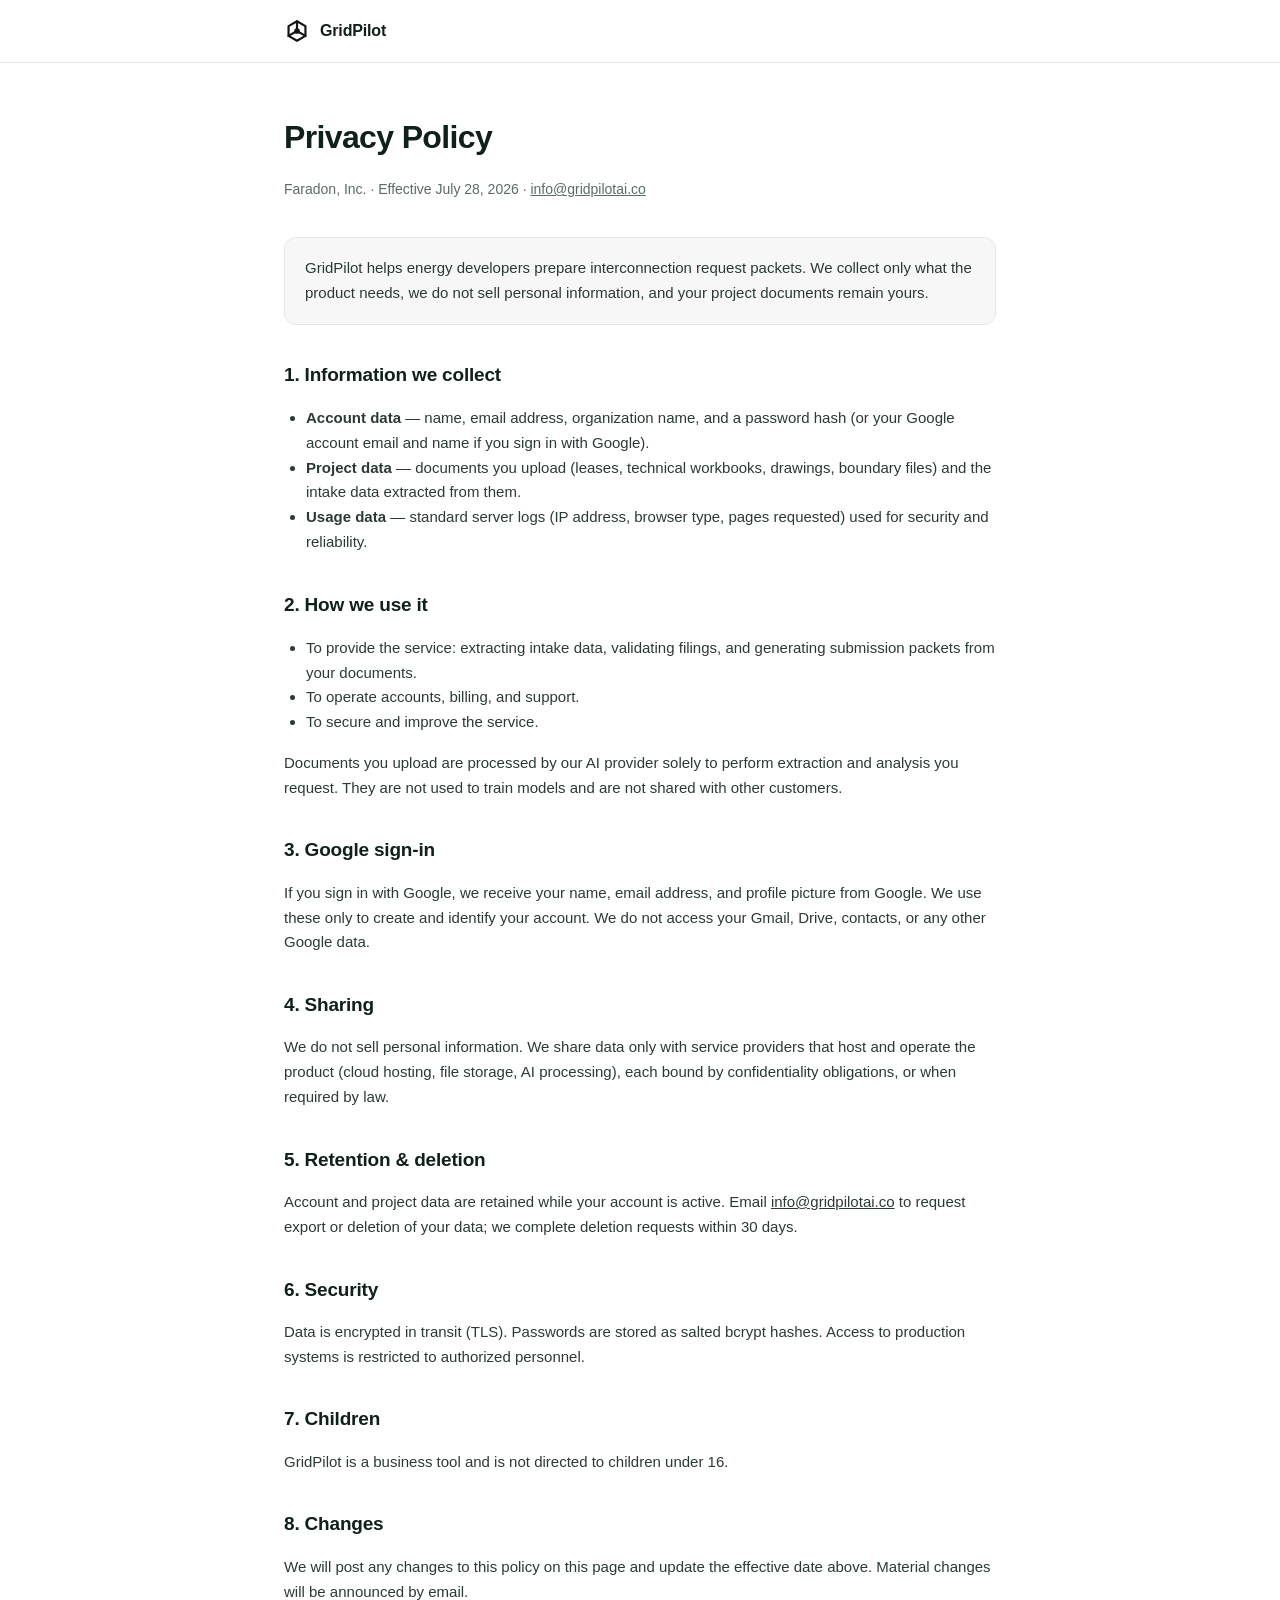
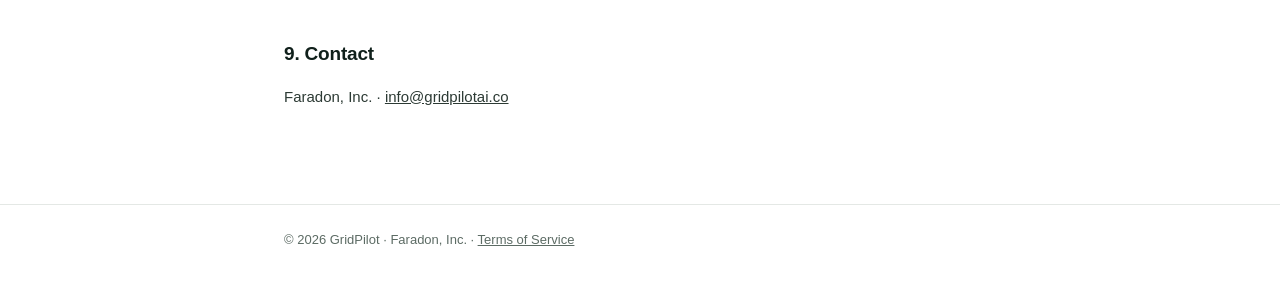
<file: docs/privacy.html>
<!doctype html>
<html lang="en">
<head>
  <meta charset="utf-8" />
  <meta name="viewport" content="width=device-width, initial-scale=1" />
  <title>Privacy Policy — GridPilot</title>
  <link rel="icon" href="assets/img/logo.svg" type="image/svg+xml" />
  <style>
    :root { --ink: #10201b; --muted: #5c6b64; --line: #e4e8e5; --soft: #f6f7f6; }
    * { box-sizing: border-box; }
    body { margin: 0; font-family: "Inter", -apple-system, BlinkMacSystemFont, "Segoe UI", sans-serif;
           color: var(--ink); background: #fff; line-height: 1.65; }
    header { border-bottom: 1px solid var(--line); }
    .wrap { max-width: 760px; margin: 0 auto; padding: 0 24px; }
    header .wrap { display: flex; align-items: center; gap: 10px; padding-top: 18px; padding-bottom: 18px; }
    header img { height: 26px; }
    header a { color: var(--ink); text-decoration: none; font-weight: 600; letter-spacing: -0.01em; }
    main { padding: 48px 0 80px; }
    h1 { font-size: 32px; letter-spacing: -0.02em; margin: 0 0 6px; }
    .meta { color: var(--muted); font-size: 14px; margin-bottom: 36px; }
    h2 { font-size: 19px; letter-spacing: -0.01em; margin: 34px 0 10px; }
    p, li { font-size: 15px; color: #2c3a34; }
    ul { padding-left: 22px; }
    .card { background: var(--soft); border: 1px solid var(--line); border-radius: 12px; padding: 18px 20px; }
    footer { border-top: 1px solid var(--line); padding: 24px 0 40px; color: var(--muted); font-size: 13px; }
    a { color: inherit; }
  </style>
</head>
<body>
  <header>
    <div class="wrap">
      <img src="assets/img/logo.svg" alt="" />
      <a href="index.html">GridPilot</a>
    </div>
  </header>
  <main>
    <div class="wrap">
      <h1>Privacy Policy</h1>
      <p class="meta">Faradon, Inc. · Effective July 28, 2026 · <a href="mailto:info@gridpilotai.co">info@gridpilotai.co</a></p>

      <p class="card">GridPilot helps energy developers prepare interconnection request packets.
      We collect only what the product needs, we do not sell personal information, and your
      project documents remain yours.</p>

      <h2>1. Information we collect</h2>
      <ul>
        <li><strong>Account data</strong> — name, email address, organization name, and a password hash
        (or your Google account email and name if you sign in with Google).</li>
        <li><strong>Project data</strong> — documents you upload (leases, technical workbooks,
        drawings, boundary files) and the intake data extracted from them.</li>
        <li><strong>Usage data</strong> — standard server logs (IP address, browser type, pages
        requested) used for security and reliability.</li>
      </ul>

      <h2>2. How we use it</h2>
      <ul>
        <li>To provide the service: extracting intake data, validating filings, and generating
        submission packets from your documents.</li>
        <li>To operate accounts, billing, and support.</li>
        <li>To secure and improve the service.</li>
      </ul>
      <p>Documents you upload are processed by our AI provider solely to perform extraction and
      analysis you request. They are not used to train models and are not shared with other
      customers.</p>

      <h2>3. Google sign-in</h2>
      <p>If you sign in with Google, we receive your name, email address, and profile picture from
      Google. We use these only to create and identify your account. We do not access your Gmail,
      Drive, contacts, or any other Google data.</p>

      <h2>4. Sharing</h2>
      <p>We do not sell personal information. We share data only with service providers that host
      and operate the product (cloud hosting, file storage, AI processing), each bound by
      confidentiality obligations, or when required by law.</p>

      <h2>5. Retention &amp; deletion</h2>
      <p>Account and project data are retained while your account is active. Email
      <a href="mailto:info@gridpilotai.co">info@gridpilotai.co</a> to request export or deletion of
      your data; we complete deletion requests within 30 days.</p>

      <h2>6. Security</h2>
      <p>Data is encrypted in transit (TLS). Passwords are stored as salted bcrypt hashes. Access
      to production systems is restricted to authorized personnel.</p>

      <h2>7. Children</h2>
      <p>GridPilot is a business tool and is not directed to children under 16.</p>

      <h2>8. Changes</h2>
      <p>We will post any changes to this policy on this page and update the effective date above.
      Material changes will be announced by email.</p>

      <h2>9. Contact</h2>
      <p>Faradon, Inc. · <a href="mailto:info@gridpilotai.co">info@gridpilotai.co</a></p>
    </div>
  </main>
  <footer>
    <div class="wrap">© 2026 GridPilot · Faradon, Inc. · <a href="terms.html">Terms of Service</a></div>
  </footer>
</body>
</html>
</file>
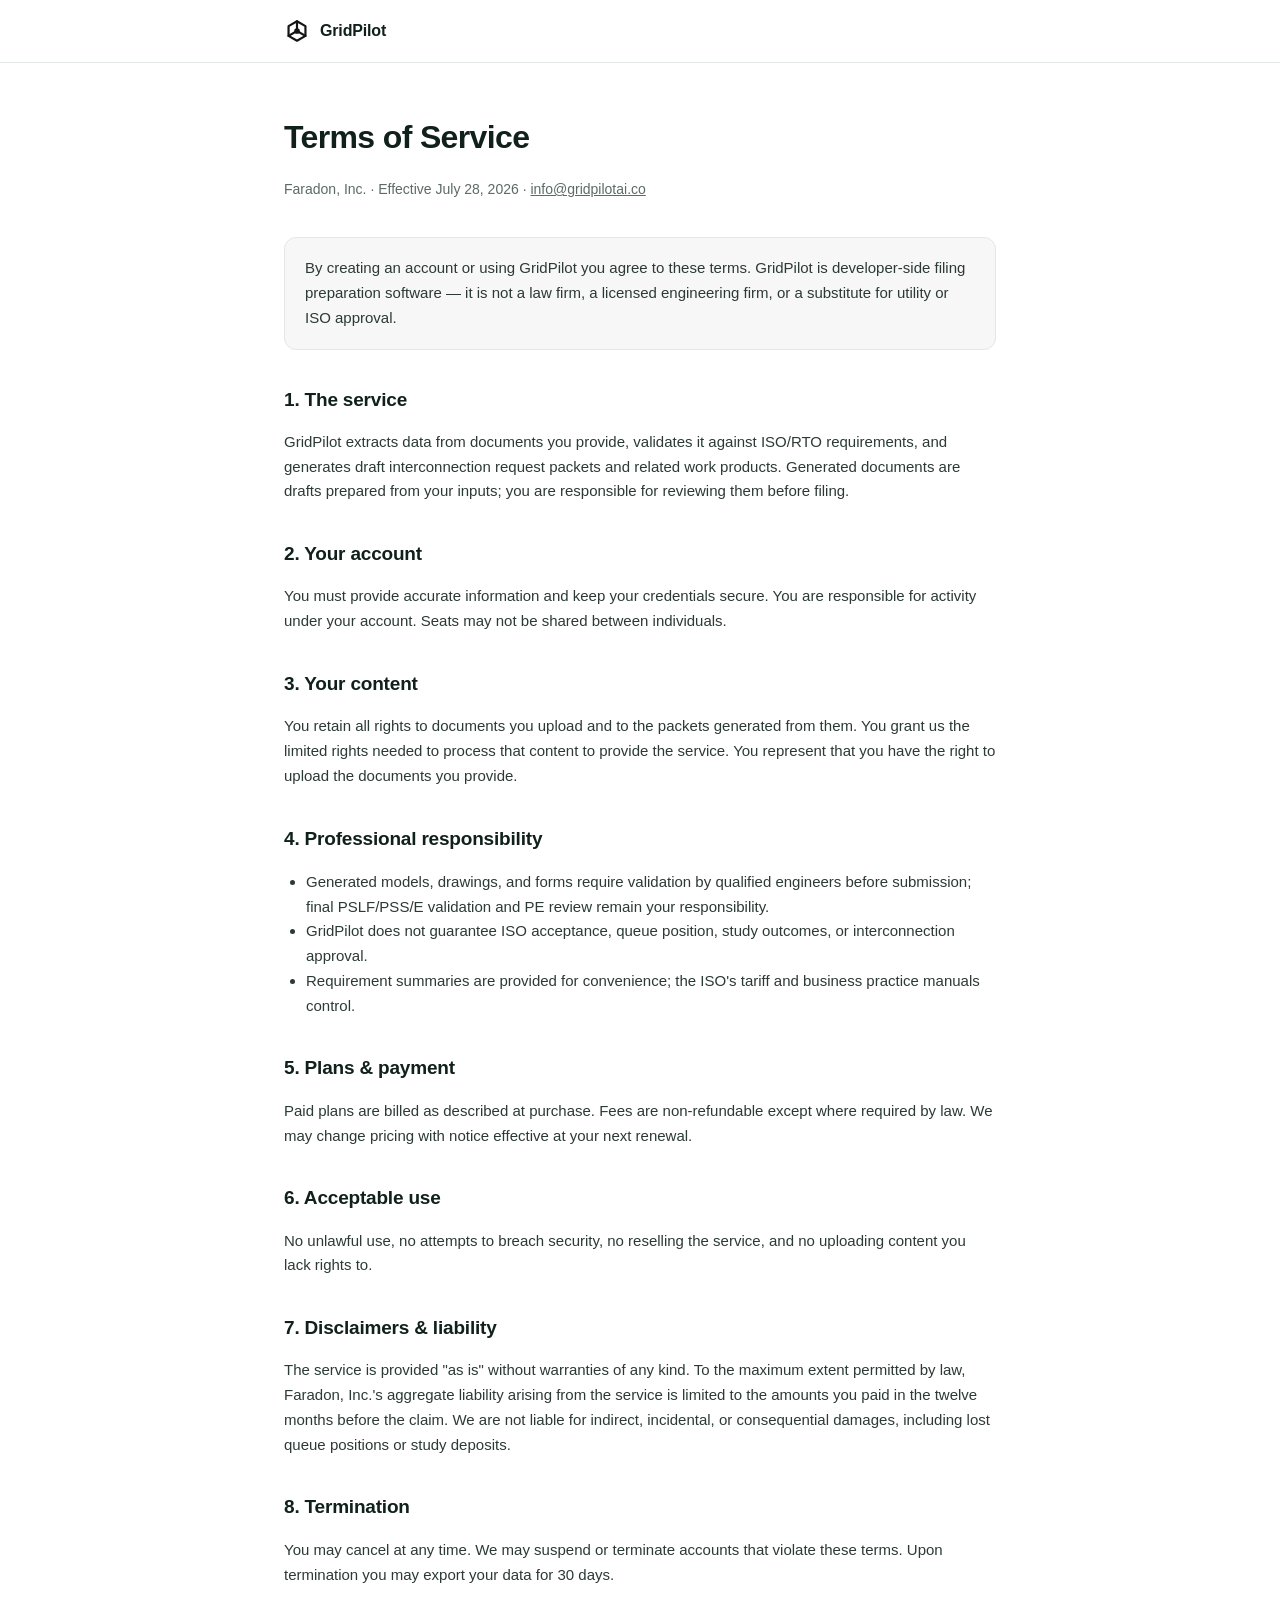
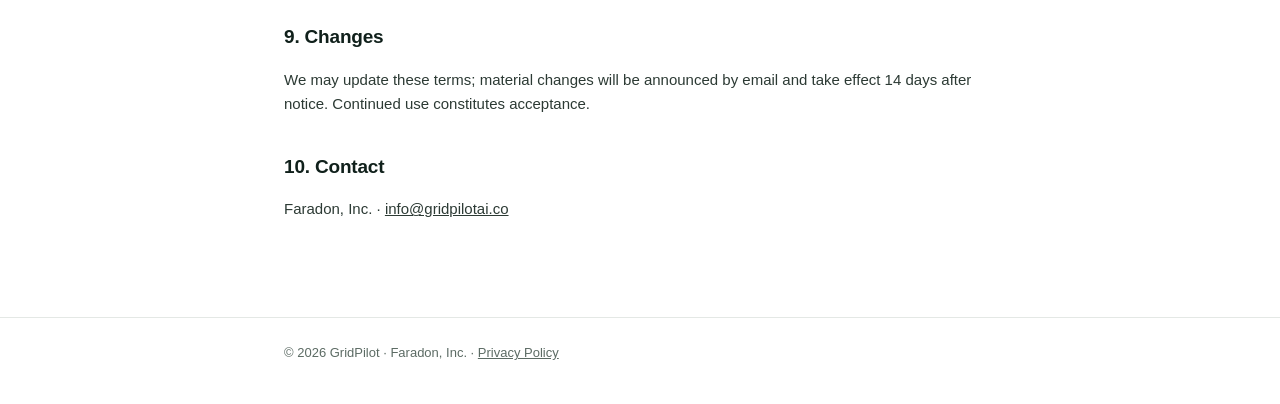
<file: docs/terms.html>
<!doctype html>
<html lang="en">
<head>
  <meta charset="utf-8" />
  <meta name="viewport" content="width=device-width, initial-scale=1" />
  <title>Terms of Service — GridPilot</title>
  <link rel="icon" href="assets/img/logo.svg" type="image/svg+xml" />
  <style>
    :root { --ink: #10201b; --muted: #5c6b64; --line: #e4e8e5; --soft: #f6f7f6; }
    * { box-sizing: border-box; }
    body { margin: 0; font-family: "Inter", -apple-system, BlinkMacSystemFont, "Segoe UI", sans-serif;
           color: var(--ink); background: #fff; line-height: 1.65; }
    header { border-bottom: 1px solid var(--line); }
    .wrap { max-width: 760px; margin: 0 auto; padding: 0 24px; }
    header .wrap { display: flex; align-items: center; gap: 10px; padding-top: 18px; padding-bottom: 18px; }
    header img { height: 26px; }
    header a { color: var(--ink); text-decoration: none; font-weight: 600; letter-spacing: -0.01em; }
    main { padding: 48px 0 80px; }
    h1 { font-size: 32px; letter-spacing: -0.02em; margin: 0 0 6px; }
    .meta { color: var(--muted); font-size: 14px; margin-bottom: 36px; }
    h2 { font-size: 19px; letter-spacing: -0.01em; margin: 34px 0 10px; }
    p, li { font-size: 15px; color: #2c3a34; }
    ul { padding-left: 22px; }
    .card { background: var(--soft); border: 1px solid var(--line); border-radius: 12px; padding: 18px 20px; }
    footer { border-top: 1px solid var(--line); padding: 24px 0 40px; color: var(--muted); font-size: 13px; }
    a { color: inherit; }
  </style>
</head>
<body>
  <header>
    <div class="wrap">
      <img src="assets/img/logo.svg" alt="" />
      <a href="index.html">GridPilot</a>
    </div>
  </header>
  <main>
    <div class="wrap">
      <h1>Terms of Service</h1>
      <p class="meta">Faradon, Inc. · Effective July 28, 2026 · <a href="mailto:info@gridpilotai.co">info@gridpilotai.co</a></p>

      <p class="card">By creating an account or using GridPilot you agree to these terms. GridPilot
      is developer-side filing preparation software — it is not a law firm, a licensed engineering
      firm, or a substitute for utility or ISO approval.</p>

      <h2>1. The service</h2>
      <p>GridPilot extracts data from documents you provide, validates it against ISO/RTO
      requirements, and generates draft interconnection request packets and related work products.
      Generated documents are drafts prepared from your inputs; you are responsible for reviewing
      them before filing.</p>

      <h2>2. Your account</h2>
      <p>You must provide accurate information and keep your credentials secure. You are
      responsible for activity under your account. Seats may not be shared between individuals.</p>

      <h2>3. Your content</h2>
      <p>You retain all rights to documents you upload and to the packets generated from them. You
      grant us the limited rights needed to process that content to provide the service. You
      represent that you have the right to upload the documents you provide.</p>

      <h2>4. Professional responsibility</h2>
      <ul>
        <li>Generated models, drawings, and forms require validation by qualified engineers before
        submission; final PSLF/PSS&#47;E validation and PE review remain your responsibility.</li>
        <li>GridPilot does not guarantee ISO acceptance, queue position, study outcomes, or
        interconnection approval.</li>
        <li>Requirement summaries are provided for convenience; the ISO's tariff and business
        practice manuals control.</li>
      </ul>

      <h2>5. Plans &amp; payment</h2>
      <p>Paid plans are billed as described at purchase. Fees are non-refundable except where
      required by law. We may change pricing with notice effective at your next renewal.</p>

      <h2>6. Acceptable use</h2>
      <p>No unlawful use, no attempts to breach security, no reselling the service, and no
      uploading content you lack rights to.</p>

      <h2>7. Disclaimers &amp; liability</h2>
      <p>The service is provided "as is" without warranties of any kind. To the maximum extent
      permitted by law, Faradon, Inc.'s aggregate liability arising from the service is limited to
      the amounts you paid in the twelve months before the claim. We are not liable for indirect,
      incidental, or consequential damages, including lost queue positions or study deposits.</p>

      <h2>8. Termination</h2>
      <p>You may cancel at any time. We may suspend or terminate accounts that violate these terms.
      Upon termination you may export your data for 30 days.</p>

      <h2>9. Changes</h2>
      <p>We may update these terms; material changes will be announced by email and take effect 14
      days after notice. Continued use constitutes acceptance.</p>

      <h2>10. Contact</h2>
      <p>Faradon, Inc. · <a href="mailto:info@gridpilotai.co">info@gridpilotai.co</a></p>
    </div>
  </main>
  <footer>
    <div class="wrap">© 2026 GridPilot · Faradon, Inc. · <a href="privacy.html">Privacy Policy</a></div>
  </footer>
</body>
</html>
</file>
